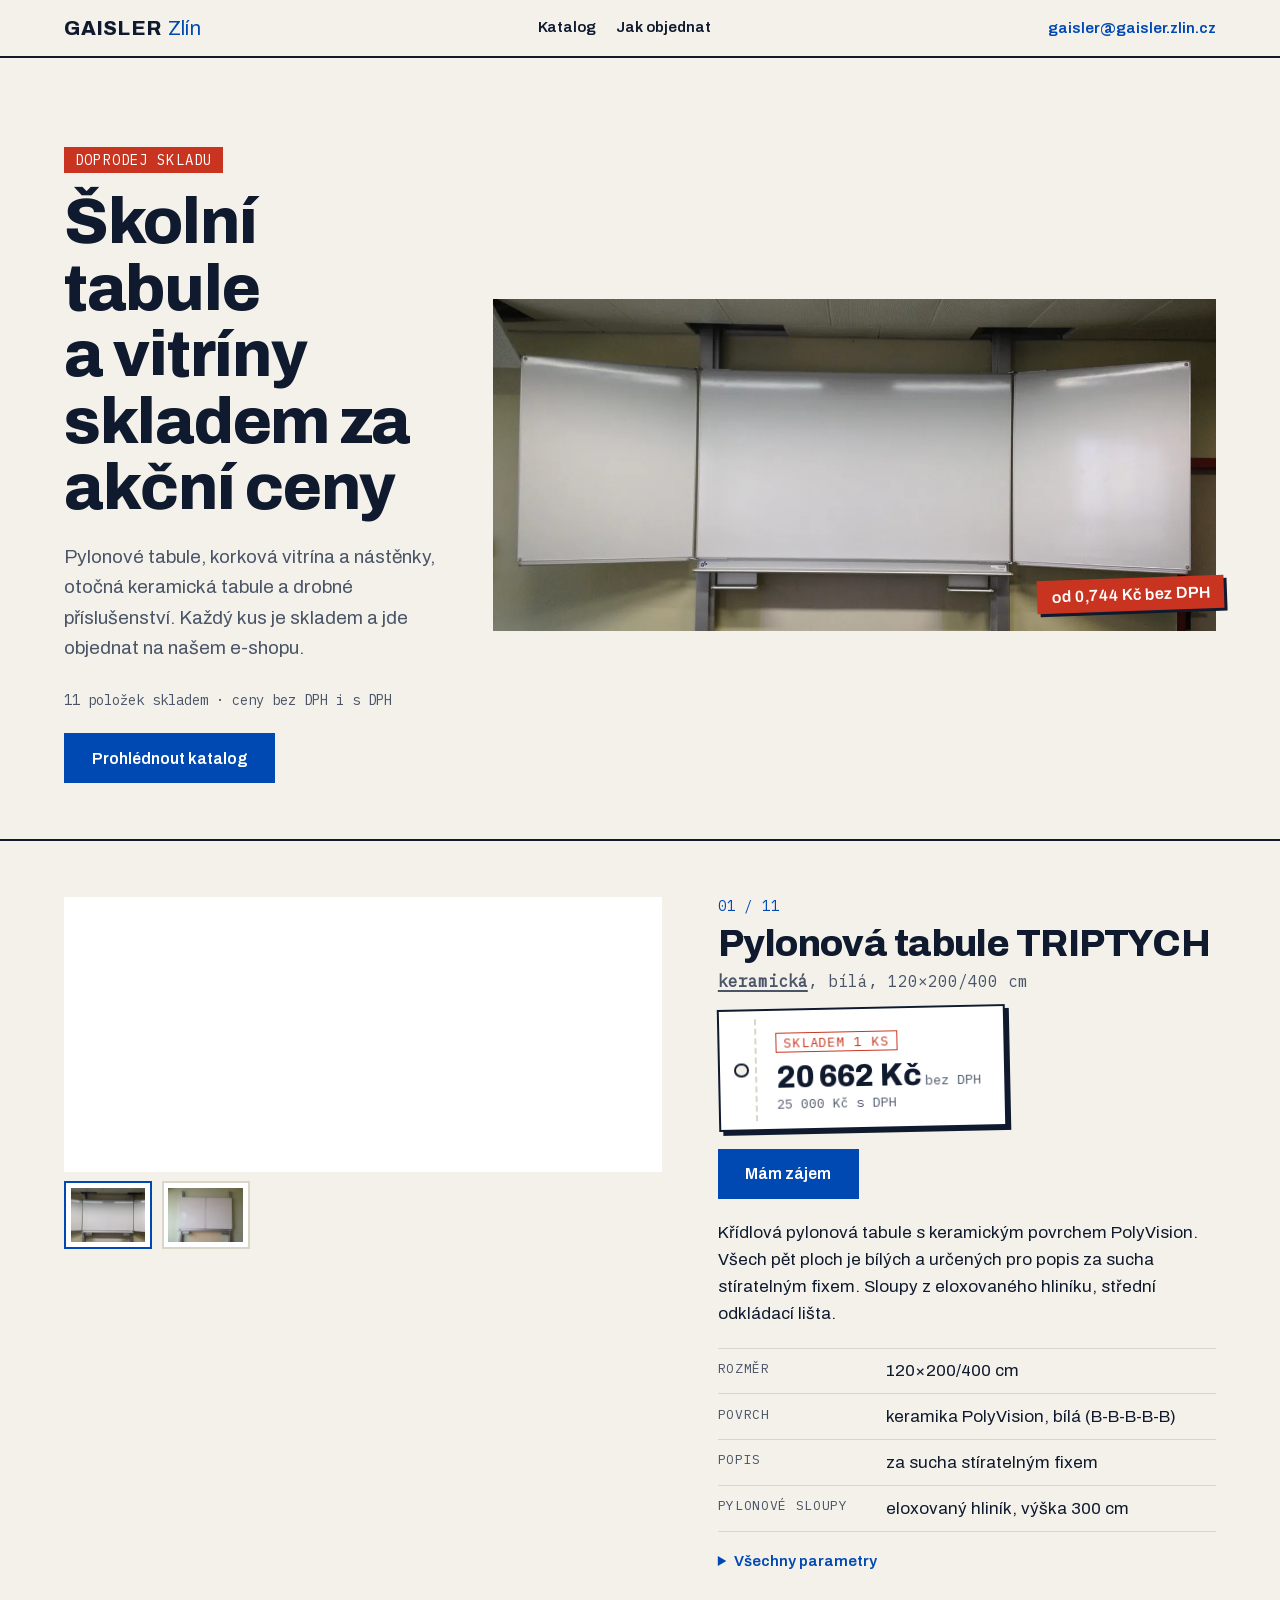
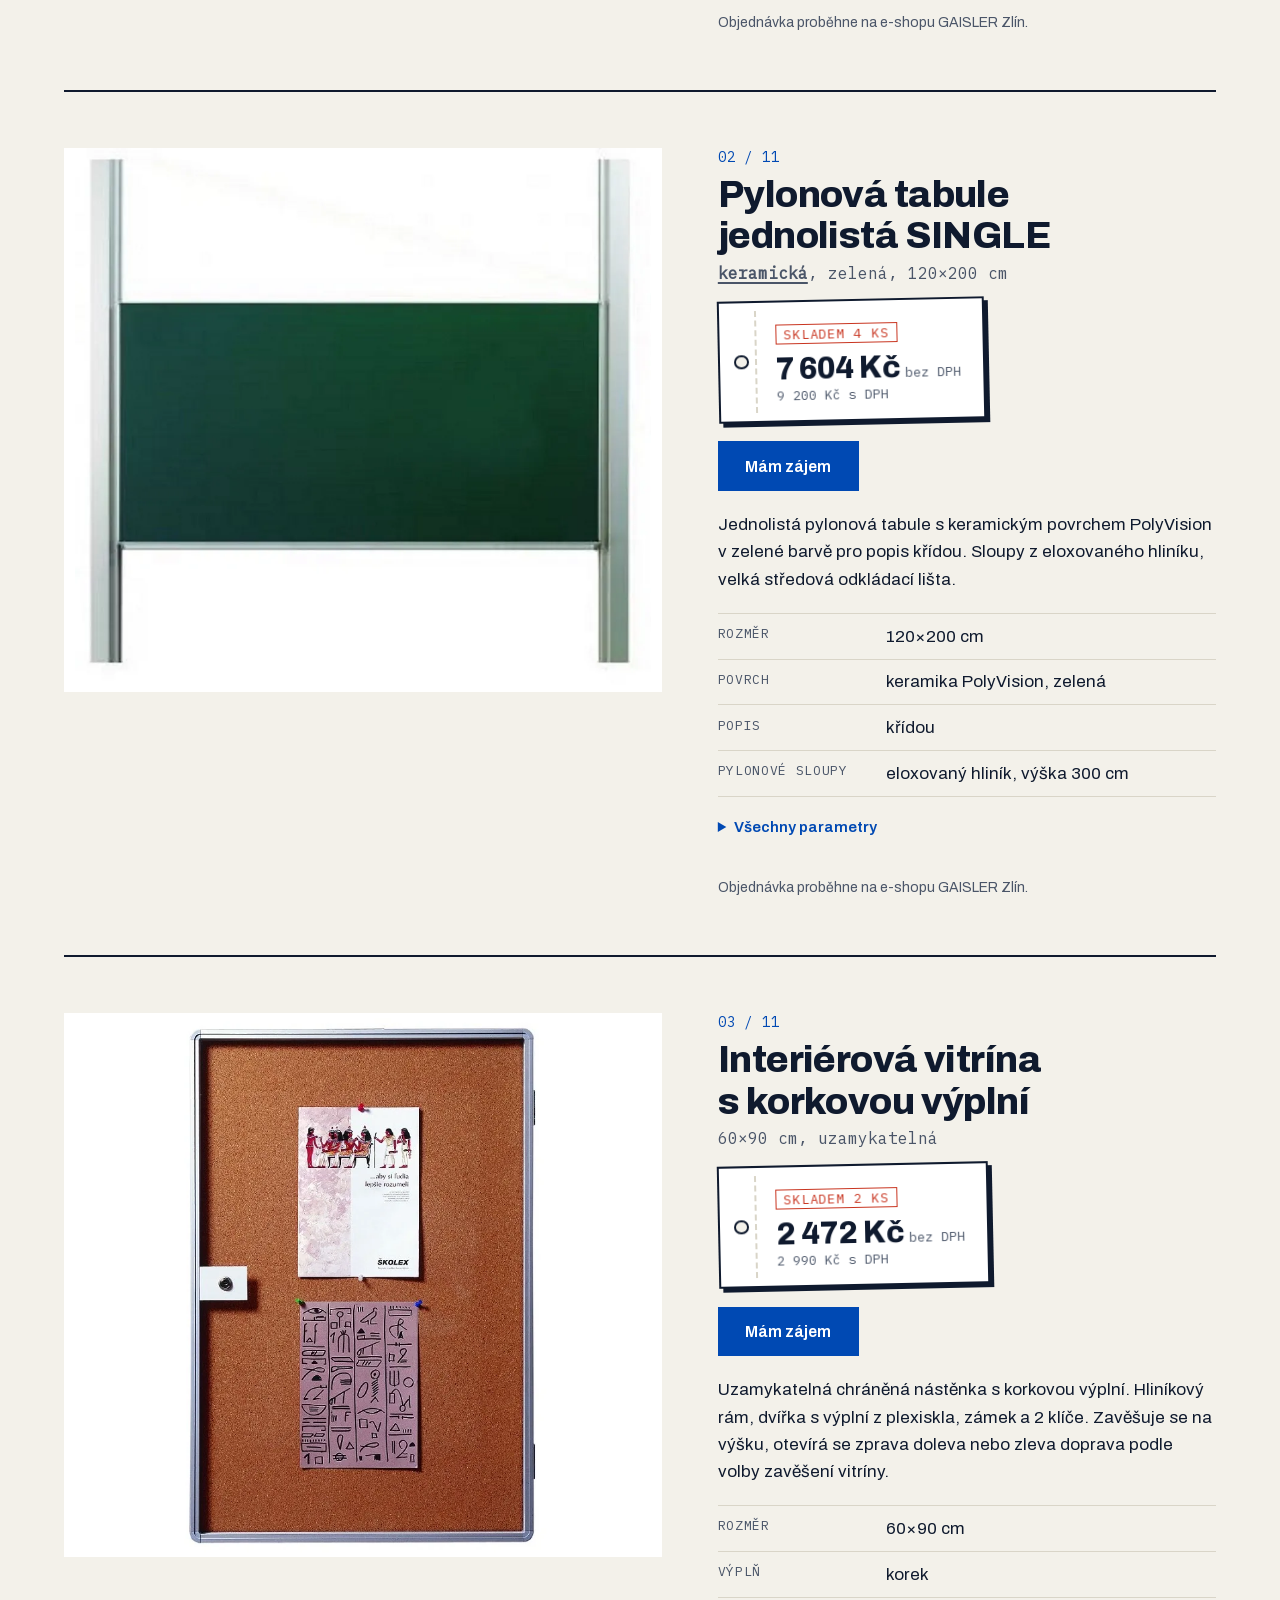
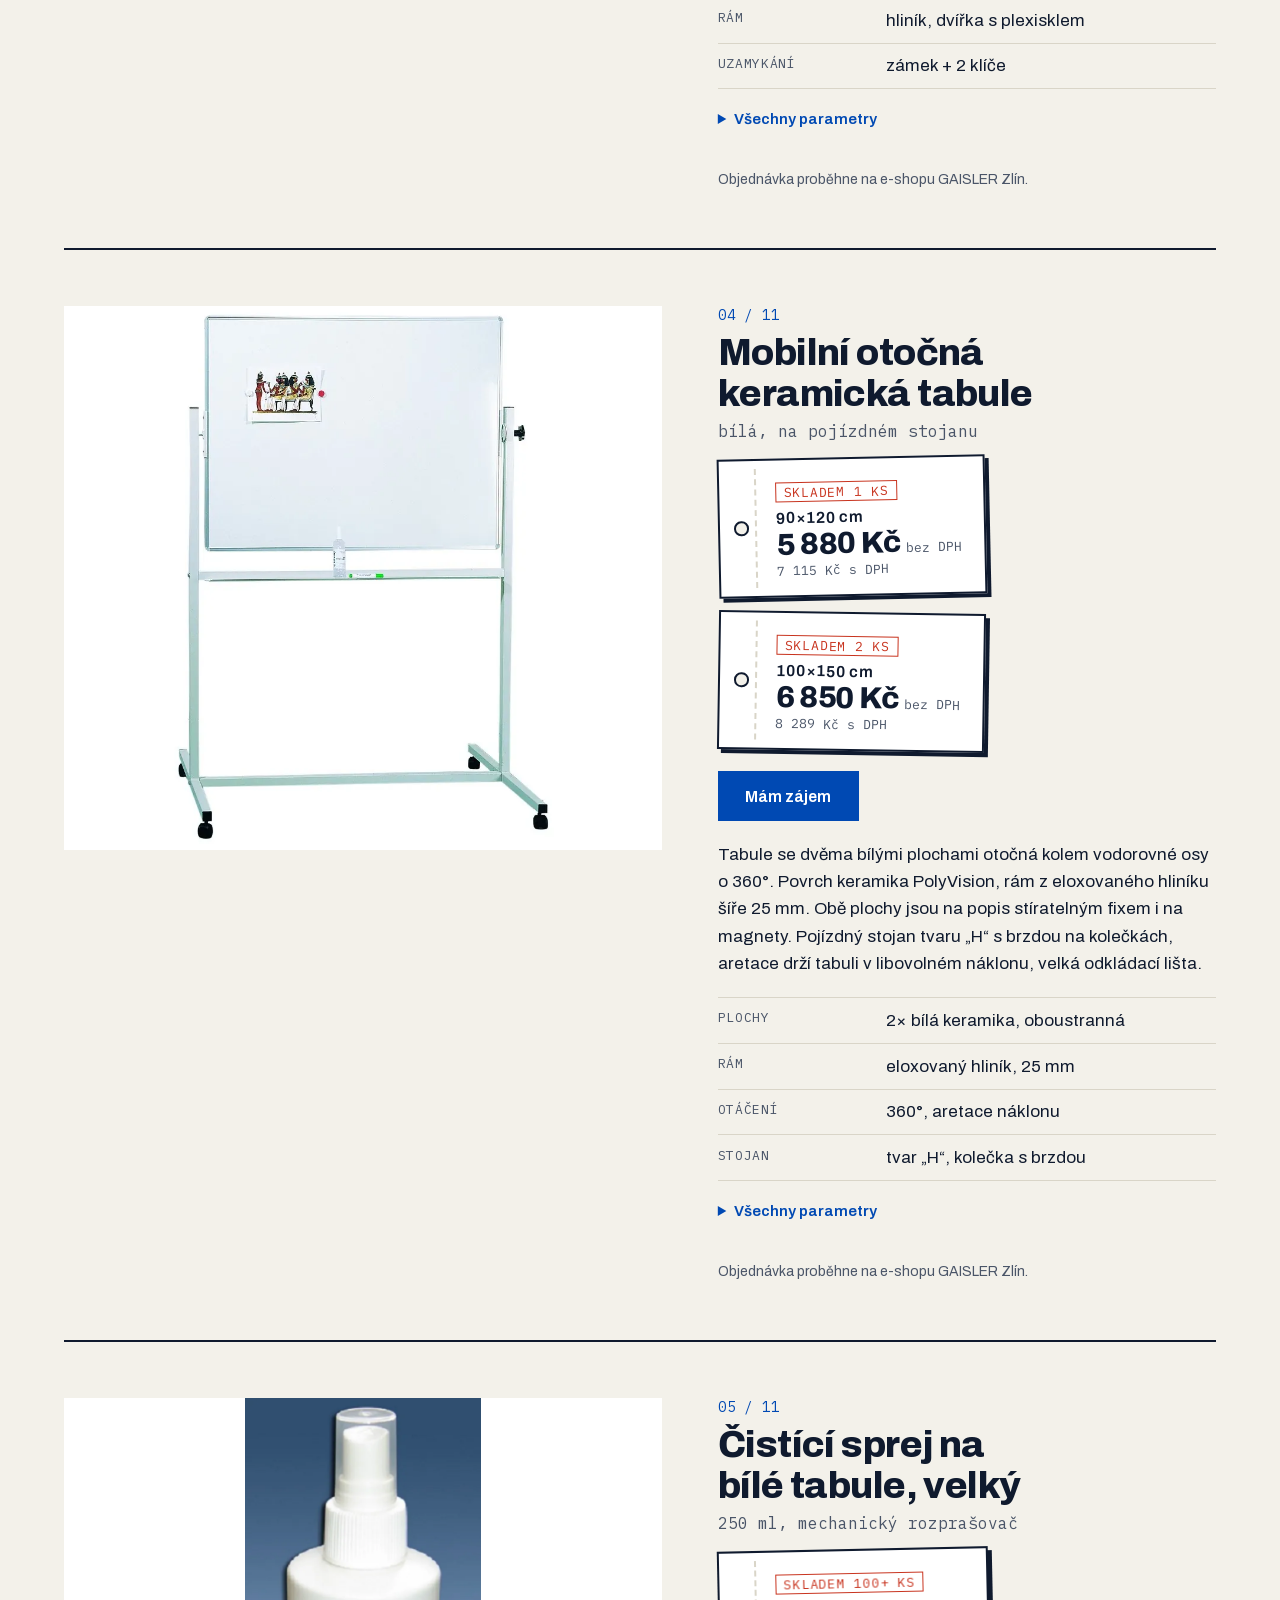
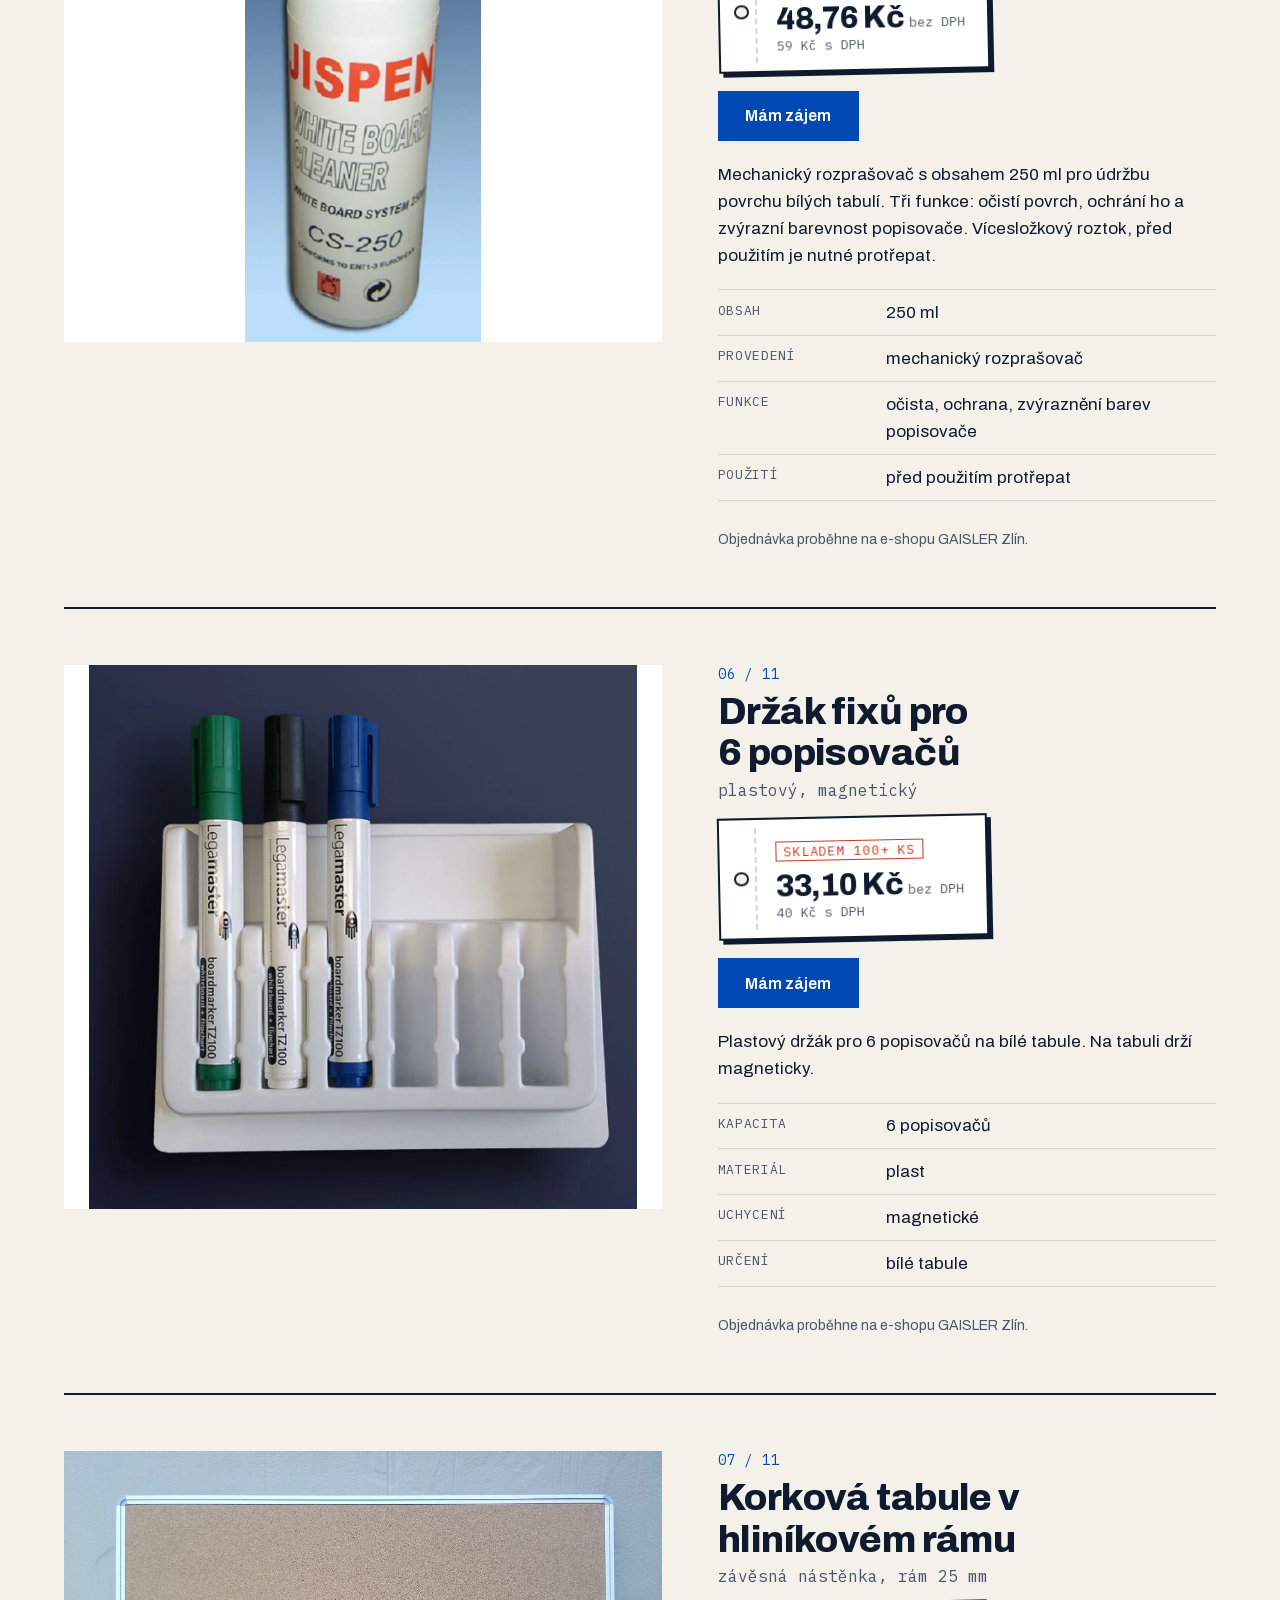
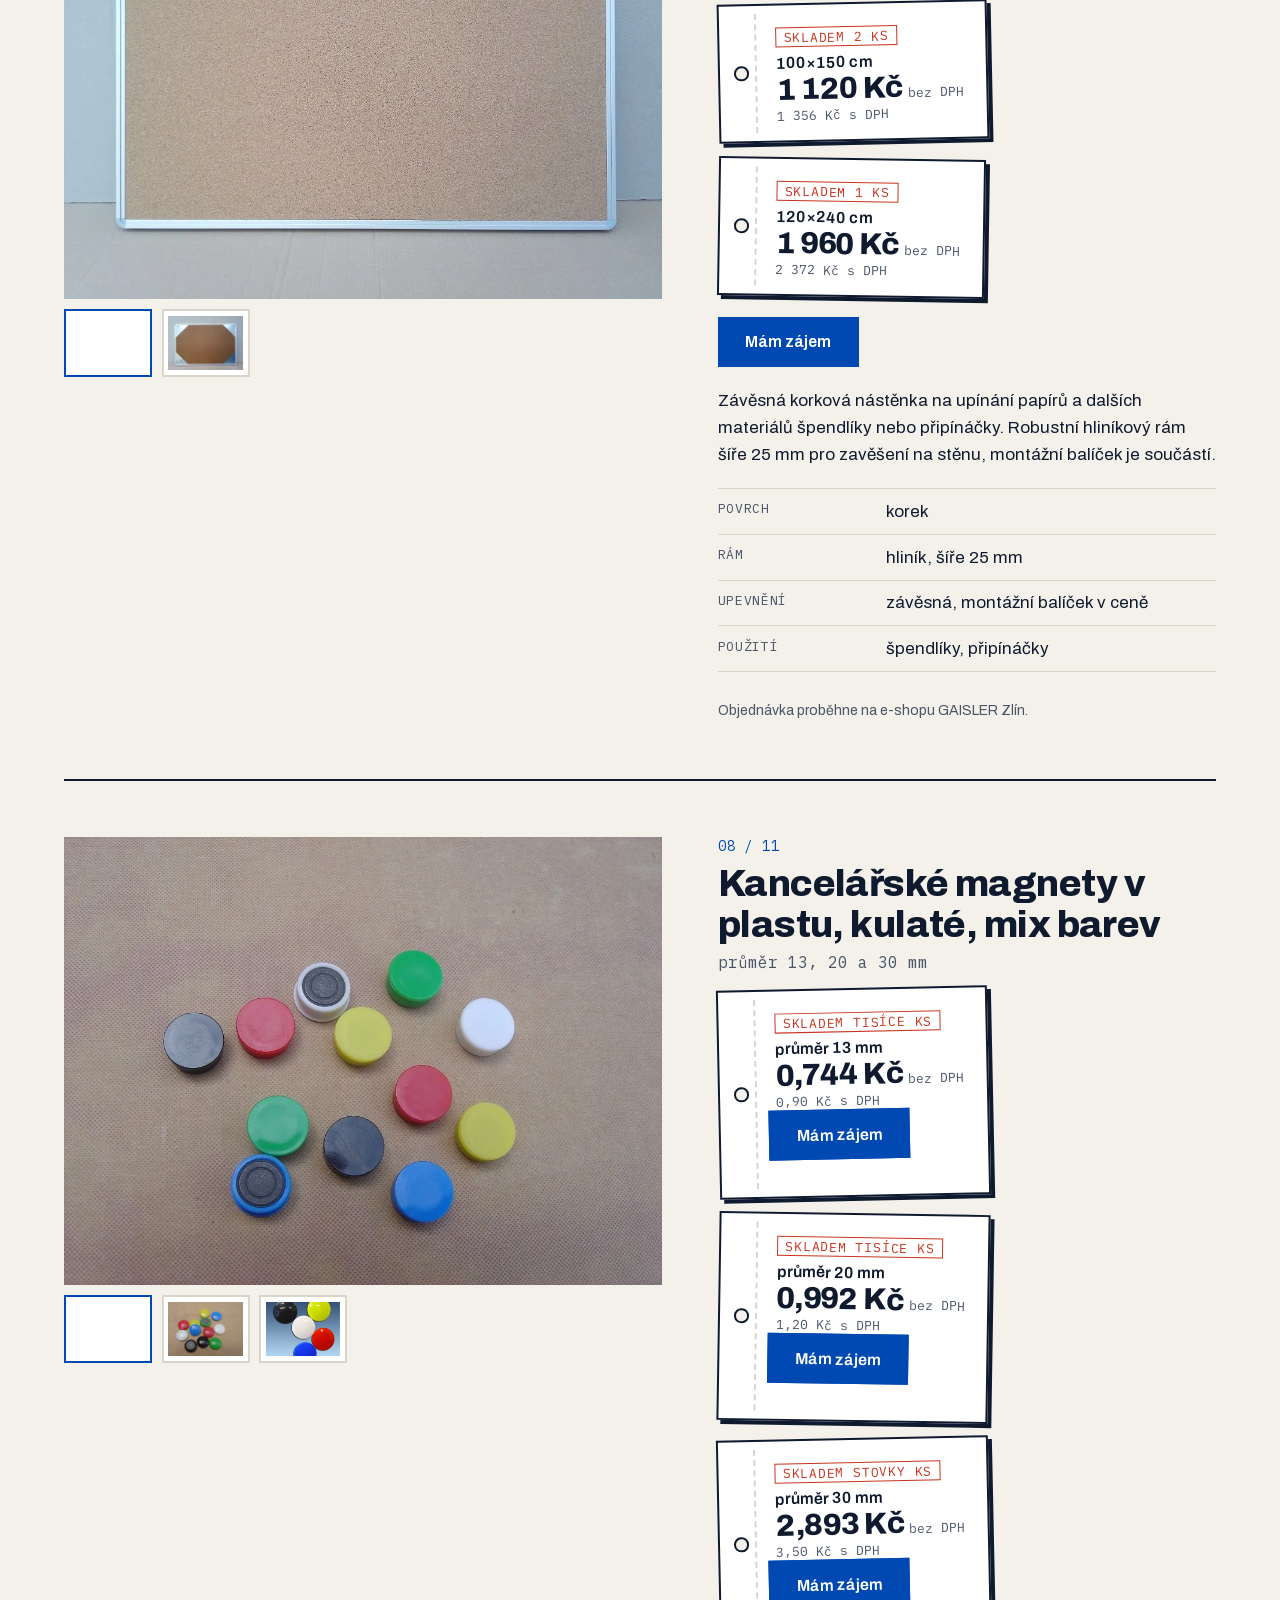
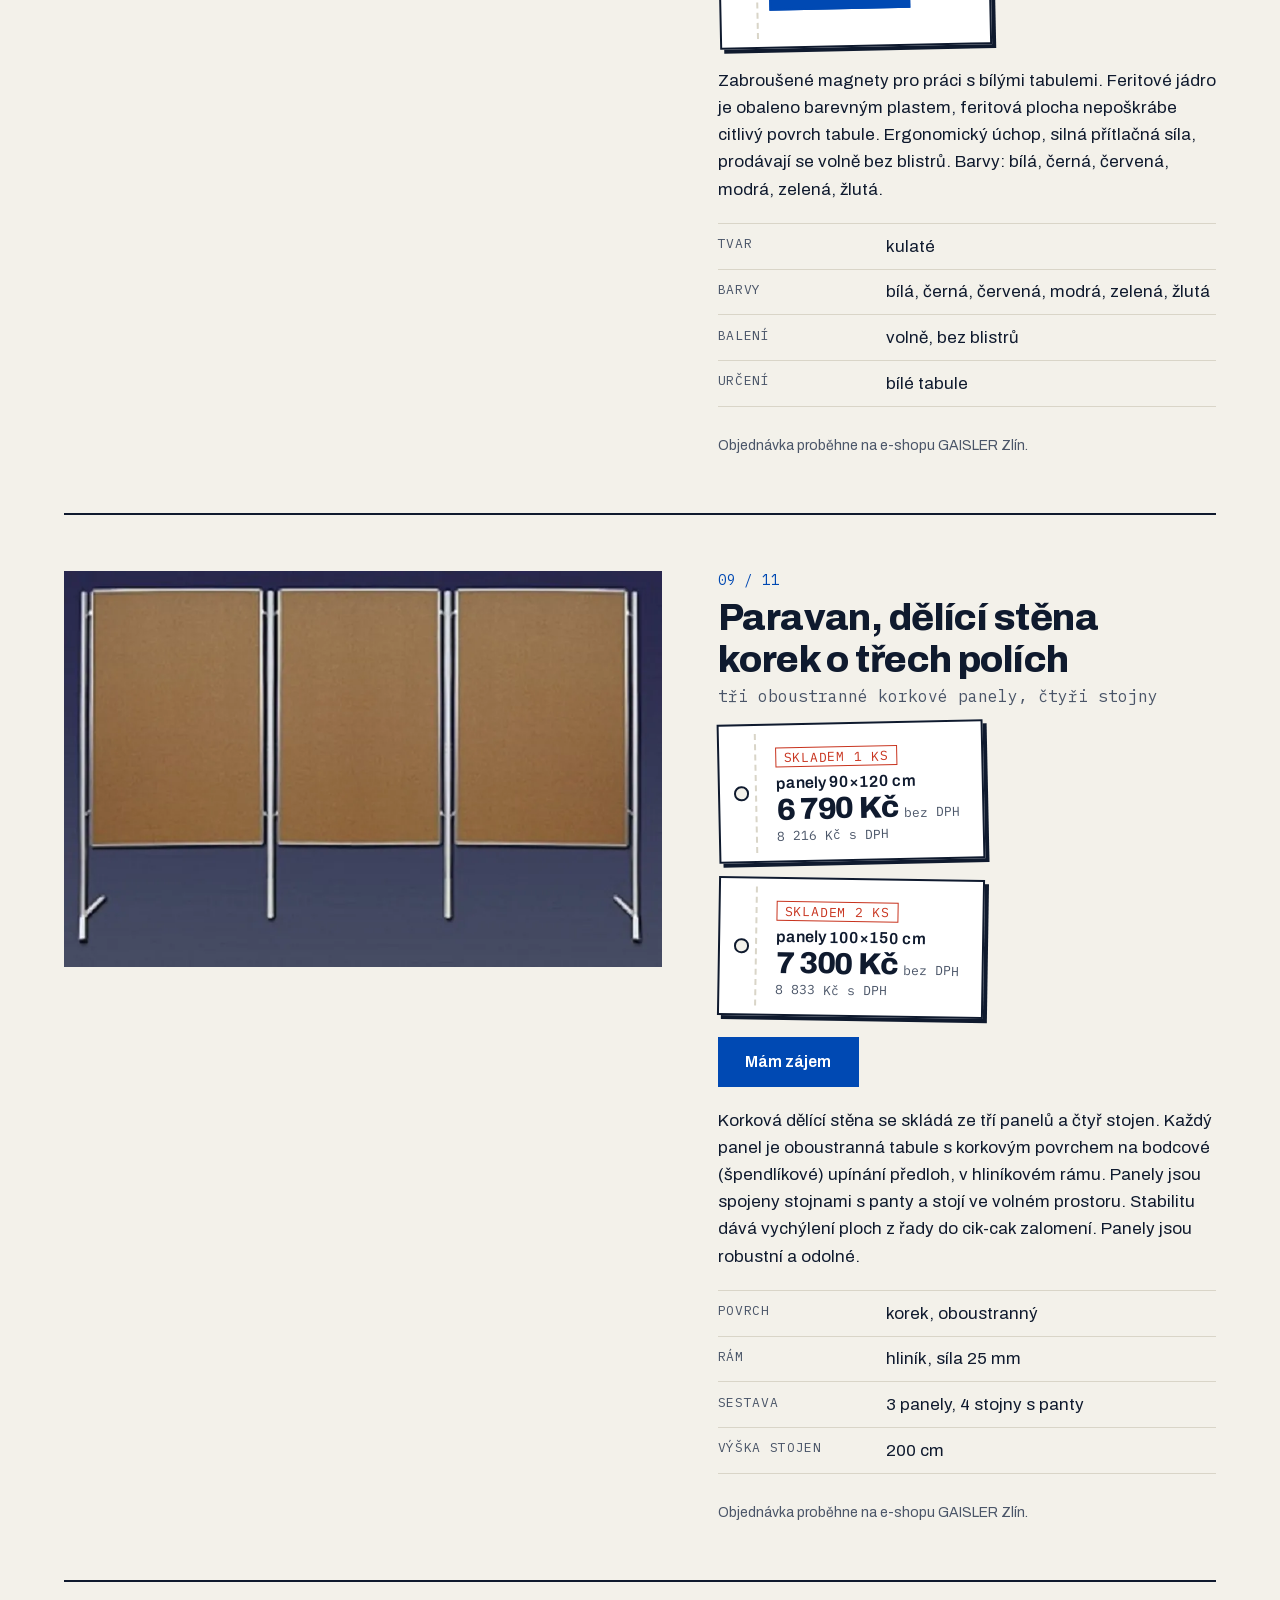
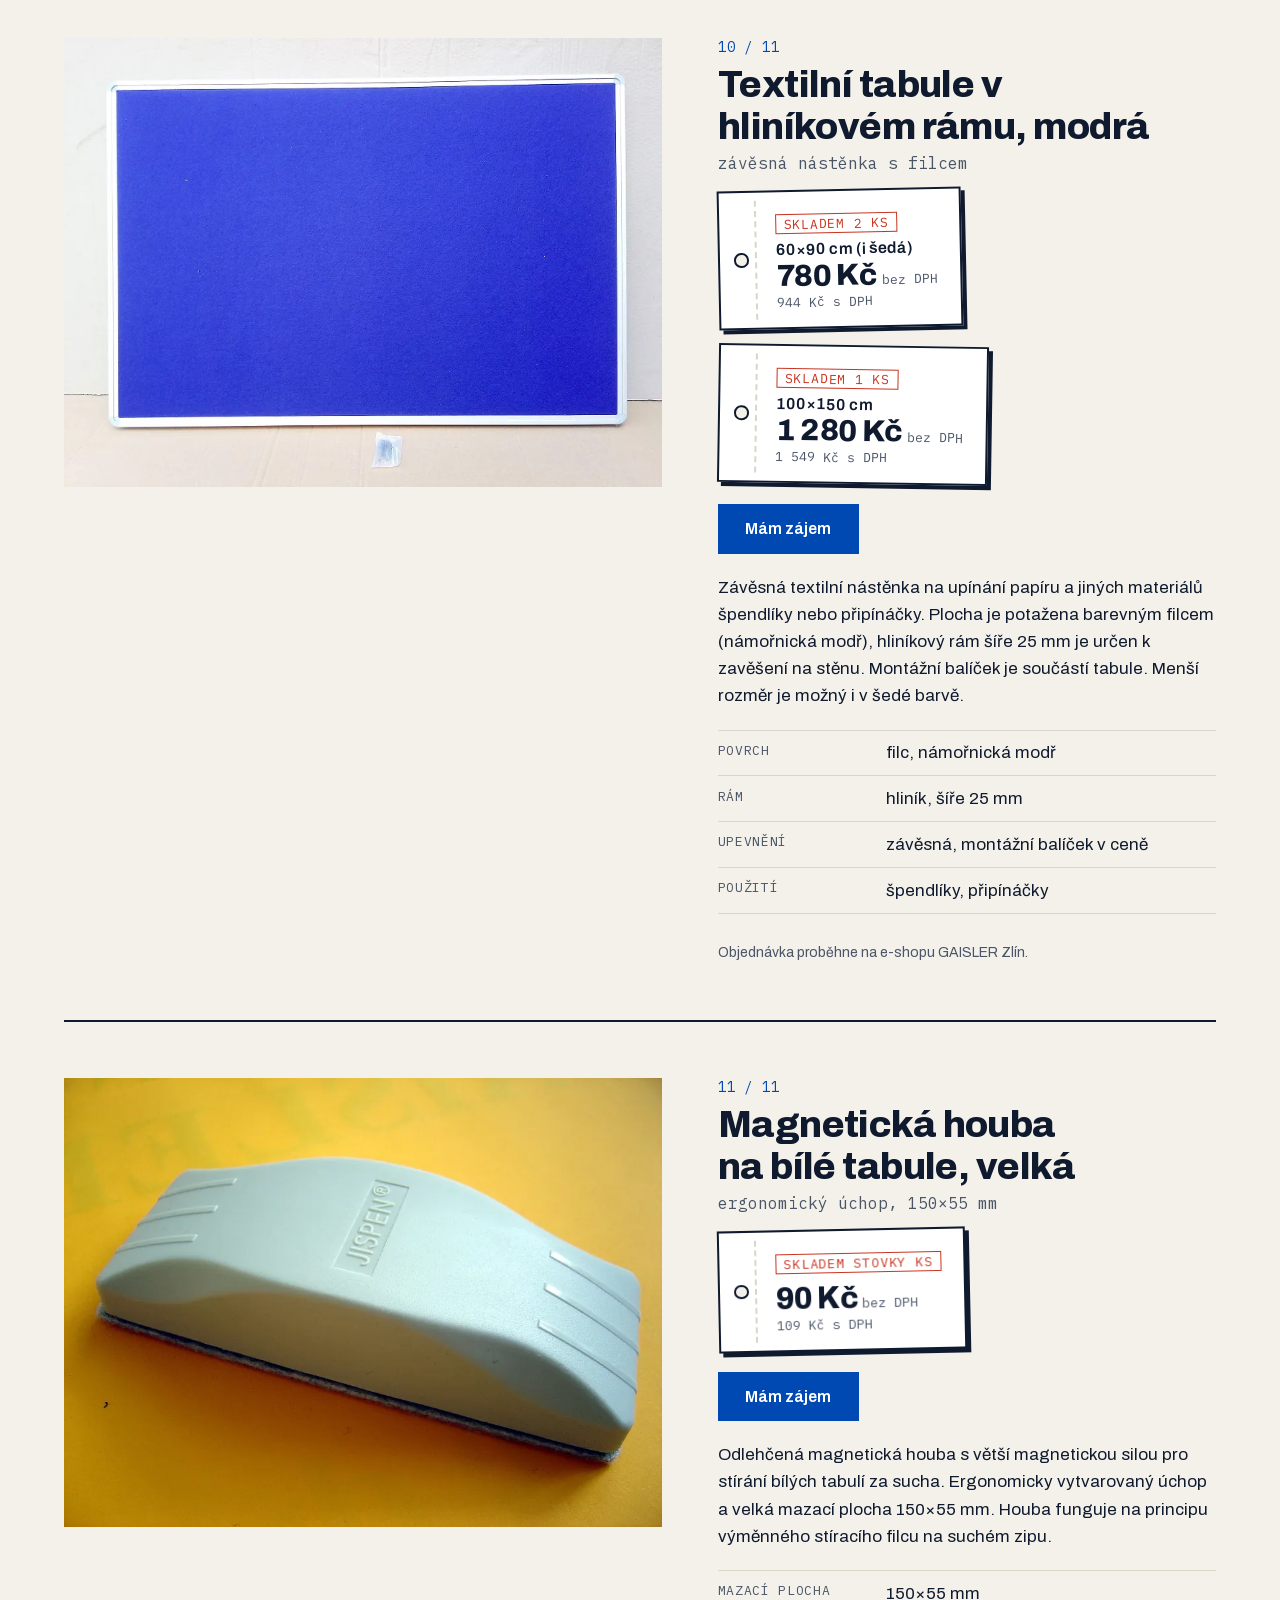
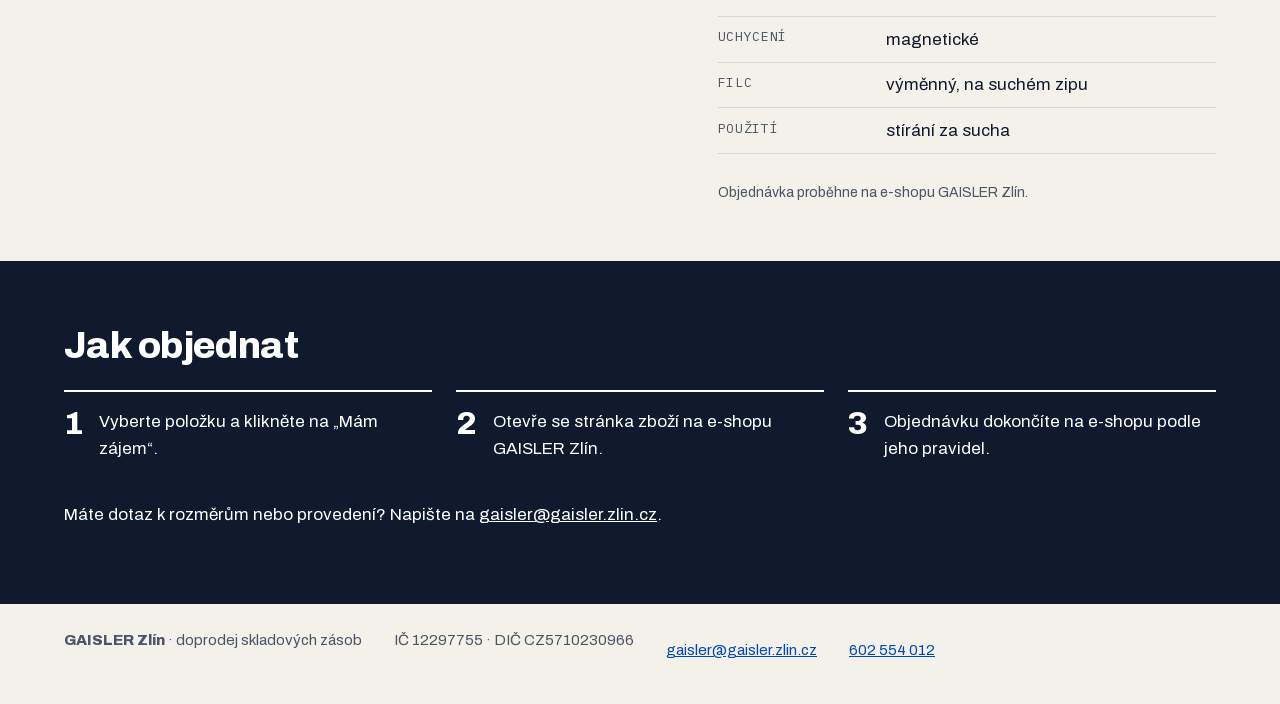
<file: index.html>
<!doctype html>
<html lang="cs">
<head>
<meta charset="utf-8">

<meta name="viewport" content="width=device-width, initial-scale=1">
<title>Doprodej tabulí a vitrín skladem – GAISLER Zlín</title>
<meta name="description" content="Doprodej školních tabulí a vitrín GAISLER Zlín: pylonové tabule, korková vitrína, otočná keramická tabule a příslušenství skladem za akční ceny.">

<meta name="theme-color" content="#f3f1ea">
<link rel="canonical" href="https://katalog.gaisler.zlin.cz/">
<meta property="og:type" content="website">
<meta property="og:locale" content="cs_CZ">
<meta property="og:title" content="Doprodej tabulí a vitrín skladem – GAISLER Zlín">
<meta property="og:description" content="Doprodej školních tabulí a vitrín GAISLER Zlín: pylonové tabule, korková vitrína, otočná keramická tabule a příslušenství skladem za akční ceny.">
<meta property="og:url" content="https://katalog.gaisler.zlin.cz/">
<meta property="og:image" content="https://katalog.gaisler.zlin.cz/og.jpg">
<meta property="og:image:width" content="1200"><meta property="og:image:height" content="630">
<meta name="twitter:card" content="summary_large_image">
<link rel="stylesheet" href="css/style.css?v=5965a75ebd">

<script type="application/ld+json">{"@context": "https://schema.org", "@type": "Organization", "name": "GAISLER Zlín", "url": "https://katalog.gaisler.zlin.cz/", "description": "Doprodej školních tabulí a vitrín GAISLER Zlín: pylonové tabule, korková vitrína, otočná keramická tabule a příslušenství skladem za akční ceny.", "telephone": "602 554 012", "email": "gaisler@gaisler.zlin.cz", "address": {"@type": "PostalAddress", "addressLocality": "Zlín", "addressCountry": "CZ"}, "taxID": "12297755", "image": "https://katalog.gaisler.zlin.cz/og.jpg"}</script>
</head>
<body>
<a class="skip" href="#obsah">Přeskočit na obsah</a>
<header class="hlavicka">
  <div class="wrap">
    <a href="./" class="logo">GAISLER <span>Zlín</span></a>
    <nav aria-label="Hlavní">
      <a href="#katalog">Katalog</a> <a href="#objednat">Jak objednat</a> 
    </nav>
    <a class="kontakt" href="mailto:gaisler@gaisler.zlin.cz">gaisler@gaisler.zlin.cz</a>
  </div>
</header>
<main id="obsah">

<section class="uvod">
  <div class="wrap uvod-mrizka">
    <div>
      <p class="stitek">Doprodej skladu</p>
      <h1>Školní tabule a vitríny skladem za akční ceny</h1>
      <p class="perex">Pylonové tabule, korková vitrína a nástěnky, otočná keramická tabule a drobné příslušenství. Každý kus je skladem a jde objednat na našem e-shopu.</p>
      <p class="souhrn-radek">11 položek skladem · ceny bez DPH i s DPH</p>
      <a class="tlacitko" href="#katalog">Prohlédnout katalog</a>
    </div>
    <div class="uvod-foto"><img src="img/triptych-otevreny-1632.webp" srcset="img/triptych-otevreny-640.webp 640w, img/triptych-otevreny-1280.webp 1280w, img/triptych-otevreny-1632.webp 1632w" sizes="(min-width: 56rem) 34rem, 100vw" width="1632" height="750" alt="Pylonová tabule TRIPTYCH s otevřenými křídly" loading="eager" fetchpriority="high" decoding="async"><p class="razitko-foto">od 0,744 Kč bez DPH</p></div>
  </div>
</section>

<section class="katalog" id="katalog" aria-label="Katalog">
  <div class="wrap">
  
  <article class="polozka" id="triptych">
    <div class="foto" data-galerie>
      <div class="foto-plocha">
        <div class="snimek"><img src="img/triptych-otevreny-1632.webp" srcset="img/triptych-otevreny-640.webp 640w, img/triptych-otevreny-1280.webp 1280w, img/triptych-otevreny-1632.webp 1632w" sizes="(min-width: 62rem) 46rem, 100vw" width="1632" height="750" alt="Pylonová tabule triptych s rozloženými bočními křídly" loading="eager" fetchpriority="high" decoding="async"></div><div class="snimek" hidden><img src="img/triptych-zavreny-1632.webp" srcset="img/triptych-zavreny-640.webp 640w, img/triptych-zavreny-1280.webp 1280w, img/triptych-zavreny-1632.webp 1632w" sizes="(min-width: 62rem) 46rem, 100vw" width="1632" height="1224" alt="Pylonová tabule triptych se zavřenými křídly" loading="lazy" decoding="async"></div>
      </div>
      
      <div class="nahledy" role="group" aria-label="Další fotky">
        <button type="button" class="nahled" aria-label="Fotka 1" aria-pressed="true"><img src="img/triptych-otevreny-1632.webp" srcset="img/triptych-otevreny-640.webp 640w, img/triptych-otevreny-1280.webp 1280w, img/triptych-otevreny-1632.webp 1632w" sizes="6rem" width="1632" height="750" alt="" loading="lazy" decoding="async"></button><button type="button" class="nahled" aria-label="Fotka 2" aria-pressed="false"><img src="img/triptych-zavreny-1632.webp" srcset="img/triptych-zavreny-640.webp 640w, img/triptych-zavreny-1280.webp 1280w, img/triptych-zavreny-1632.webp 1632w" sizes="6rem" width="1632" height="1224" alt="" loading="lazy" decoding="async"></button>
      </div>
      
    </div>
    <div class="udaje">
      <p class="cislo">01 / 11</p>
      <h2>Pylonová tabule TRIPTYCH</h2>
      <p class="podnadpis"><mark class="zv">keramická</mark>, bílá, 120×200/400 cm</p>
      
      <div class="cedulky">
        <div class="cedulka">
          <p class="razitko">skladem 1 ks</p>
          <p class="cena"><strong>20 662 Kč</strong> <span>bez DPH</span></p>
          <p class="bez">25 000 Kč s DPH</p>
        </div>
      </div>
      
      <a class="tlacitko" href="http://www.gaisler.zlin.cz/product/13147.pylonove_tabule_sestavy/" target="_blank" rel="noopener">Mám zájem<span class="sr"> – Pylonová tabule TRIPTYCH, otevře e-shop</span></a>

      <p class="popis">Křídlová pylonová tabule s keramickým povrchem PolyVision. Všech pět ploch je bílých a určených pro popis za sucha stíratelným fixem. Sloupy z eloxovaného hliníku, střední odkládací lišta.</p>
      <dl class="parametry">
        <div><dt>Rozměr</dt><dd>120×200/400 cm</dd></div><div><dt>Povrch</dt><dd>keramika PolyVision, bílá (B-B-B-B-B)</dd></div><div><dt>Popis</dt><dd>za sucha stíratelným fixem</dd></div><div><dt>Pylonové sloupy</dt><dd>eloxovaný hliník, výška 300 cm</dd></div>
      </dl>
      <details class="vice"><summary>Všechny parametry</summary><dl class="parametry">
        <div><dt>Odkládací lišta</dt><dd>středová, hliníková, 200 cm</dd></div>
      </dl></details>
      <p class="poznamka">Objednávka proběhne na e-shopu GAISLER Zlín.</p>
    </div>
  </article>
  
  <article class="polozka" id="single">
    <div class="foto" data-galerie>
      <div class="foto-plocha">
        <div class="snimek"><img src="img/single-zelena-954.webp" srcset="img/single-zelena-640.webp 640w, img/single-zelena-954.webp 954w" sizes="(min-width: 62rem) 46rem, 100vw" width="954" height="900" alt="Pylonová tabule SINGLE se zelenou keramickou plochou" loading="lazy" decoding="async"></div>
      </div>
      
    </div>
    <div class="udaje">
      <p class="cislo">02 / 11</p>
      <h2>Pylonová tabule jednolistá SINGLE</h2>
      <p class="podnadpis"><mark class="zv">keramická</mark>, zelená, 120×200 cm</p>
      
      <div class="cedulky">
        <div class="cedulka">
          <p class="razitko">skladem 4 ks</p>
          <p class="cena"><strong>7 604 Kč</strong> <span>bez DPH</span></p>
          <p class="bez">9 200 Kč s DPH</p>
        </div>
      </div>
      
      <a class="tlacitko" href="http://www.gaisler.zlin.cz/product/13147.pylonove_tabule_sestavy/" target="_blank" rel="noopener">Mám zájem<span class="sr"> – Pylonová tabule jednolistá SINGLE, otevře e-shop</span></a>

      <p class="popis">Jednolistá pylonová tabule s keramickým povrchem PolyVision v zelené barvě pro popis křídou. Sloupy z eloxovaného hliníku, velká středová odkládací lišta.</p>
      <dl class="parametry">
        <div><dt>Rozměr</dt><dd>120×200 cm</dd></div><div><dt>Povrch</dt><dd>keramika PolyVision, zelená</dd></div><div><dt>Popis</dt><dd>křídou</dd></div><div><dt>Pylonové sloupy</dt><dd>eloxovaný hliník, výška 300 cm</dd></div>
      </dl>
      <details class="vice"><summary>Všechny parametry</summary><dl class="parametry">
        <div><dt>Odkládací lišta</dt><dd>středová, hliníková, velká</dd></div>
      </dl></details>
      <p class="poznamka">Objednávka proběhne na e-shopu GAISLER Zlín.</p>
    </div>
  </article>
  
  <article class="polozka" id="vitrina">
    <div class="foto" data-galerie>
      <div class="foto-plocha">
        <div class="snimek"><img src="img/vitrina-korek-556.webp" srcset="img/vitrina-korek-556.webp 556w" sizes="(min-width: 62rem) 46rem, 100vw" width="556" height="811" alt="Uzamykatelná vitrína s korkovou výplní a vyvěšenými papíry" loading="lazy" decoding="async"></div>
      </div>
      
    </div>
    <div class="udaje">
      <p class="cislo">03 / 11</p>
      <h2>Interiérová vitrína s korkovou výplní</h2>
      <p class="podnadpis">60×90 cm, uzamykatelná</p>
      
      <div class="cedulky">
        <div class="cedulka">
          <p class="razitko">skladem 2 ks</p>
          <p class="cena"><strong>2 472 Kč</strong> <span>bez DPH</span></p>
          <p class="bez">2 990 Kč s DPH</p>
        </div>
      </div>
      
      <a class="tlacitko" href="http://www.gaisler.zlin.cz/page/11181.korkova_vitrina_vitriny_interierove_vypln/" target="_blank" rel="noopener">Mám zájem<span class="sr"> – Interiérová vitrína s korkovou výplní, otevře e-shop</span></a>

      <p class="popis">Uzamykatelná chráněná nástěnka s korkovou výplní. Hliníkový rám, dvířka s výplní z plexiskla, zámek a 2 klíče. Zavěšuje se na výšku, otevírá se zprava doleva nebo zleva doprava podle volby zavěšení vitríny.</p>
      <dl class="parametry">
        <div><dt>Rozměr</dt><dd>60×90 cm</dd></div><div><dt>Výplň</dt><dd>korek</dd></div><div><dt>Rám</dt><dd>hliník, dvířka s plexisklem</dd></div><div><dt>Uzamykání</dt><dd>zámek + 2 klíče</dd></div>
      </dl>
      <details class="vice"><summary>Všechny parametry</summary><dl class="parametry">
        <div><dt>Zavěšení</dt><dd>na výšku (portrét)</dd></div><div><dt>Hloubka meziprostoru</dt><dd>20 mm</dd></div>
      </dl></details>
      <p class="poznamka">Objednávka proběhne na e-shopu GAISLER Zlín.</p>
    </div>
  </article>
  
  <article class="polozka" id="otocna">
    <div class="foto" data-galerie>
      <div class="foto-plocha">
        <div class="snimek"><img src="img/otocna-tabule-666.webp" srcset="img/otocna-tabule-640.webp 640w, img/otocna-tabule-666.webp 666w" sizes="(min-width: 62rem) 46rem, 100vw" width="666" height="918" alt="Mobilní otočná bílá tabule na pojízdném stojanu" loading="lazy" decoding="async"></div>
      </div>
      
    </div>
    <div class="udaje">
      <p class="cislo">04 / 11</p>
      <h2>Mobilní otočná keramická tabule</h2>
      <p class="podnadpis">bílá, na pojízdném stojanu</p>
      
      <div class="cedulky">
        
        <div class="cedulka">
          <p class="razitko">skladem 1 ks</p>
          <p class="rozmer">90×120 cm</p>
          <p class="cena"><strong>5 880 Kč</strong> <span>bez DPH</span></p>
          <p class="bez">7 115 Kč s DPH</p>
          
        </div>
        
        <div class="cedulka">
          <p class="razitko">skladem 2 ks</p>
          <p class="rozmer">100×150 cm</p>
          <p class="cena"><strong>6 850 Kč</strong> <span>bez DPH</span></p>
          <p class="bez">8 289 Kč s DPH</p>
          
        </div>
        
      </div>
      
      <a class="tlacitko" href="http://www.gaisler.zlin.cz/product/3043.otocna-tabule-mobilni-pojizdna/" target="_blank" rel="noopener">Mám zájem<span class="sr"> – Mobilní otočná keramická tabule, otevře e-shop</span></a>

      <p class="popis">Tabule se dvěma bílými plochami otočná kolem vodorovné osy o 360°. Povrch keramika PolyVision, rám z eloxovaného hliníku šíře 25 mm. Obě plochy jsou na popis stíratelným fixem i na magnety. Pojízdný stojan tvaru „H“ s brzdou na kolečkách, aretace drží tabuli v libovolném náklonu, velká odkládací lišta.</p>
      <dl class="parametry">
        <div><dt>Plochy</dt><dd>2× bílá keramika, oboustranná</dd></div><div><dt>Rám</dt><dd>eloxovaný hliník, 25 mm</dd></div><div><dt>Otáčení</dt><dd>360°, aretace náklonu</dd></div><div><dt>Stojan</dt><dd>tvar „H“, kolečka s brzdou</dd></div>
      </dl>
      <details class="vice"><summary>Všechny parametry</summary><dl class="parametry">
        <div><dt>Odkládací lišta</dt><dd>velká</dd></div>
      </dl></details>
      <p class="poznamka">Objednávka proběhne na e-shopu GAISLER Zlín.</p>
    </div>
  </article>
  
  <article class="polozka" id="sprej">
    <div class="foto" data-galerie>
      <div class="foto-plocha">
        <div class="snimek"><img src="img/cistici-sprej-562.webp" srcset="img/cistici-sprej-562.webp 562w" sizes="(min-width: 62rem) 46rem, 100vw" width="562" height="1296" alt="Čistící sprej na bílé tabule s rozprašovačem, 250 ml" loading="lazy" decoding="async"></div>
      </div>
      
    </div>
    <div class="udaje">
      <p class="cislo">05 / 11</p>
      <h2>Čistící sprej na bílé tabule, velký</h2>
      <p class="podnadpis">250 ml, mechanický rozprašovač</p>
      
      <div class="cedulky">
        <div class="cedulka">
          <p class="razitko">skladem 100+ ks</p>
          <p class="cena"><strong>48,76 Kč</strong> <span>bez DPH</span></p>
          <p class="bez">59 Kč s DPH</p>
        </div>
      </div>
      
      <a class="tlacitko" href="http://www.gaisler.zlin.cz/product/9642.cistici_sprej_na_bile_tabule/" target="_blank" rel="noopener">Mám zájem<span class="sr"> – Čistící sprej na bílé tabule, velký, otevře e-shop</span></a>

      <p class="popis">Mechanický rozprašovač s obsahem 250 ml pro údržbu povrchu bílých tabulí. Tři funkce: očistí povrch, ochrání ho a zvýrazní barevnost popisovače. Vícesložkový roztok, před použitím je nutné protřepat.</p>
      <dl class="parametry">
        <div><dt>Obsah</dt><dd>250 ml</dd></div><div><dt>Provedení</dt><dd>mechanický rozprašovač</dd></div><div><dt>Funkce</dt><dd>očista, ochrana, zvýraznění barev popisovače</dd></div><div><dt>Použití</dt><dd>před použitím protřepat</dd></div>
      </dl>
      
      <p class="poznamka">Objednávka proběhne na e-shopu GAISLER Zlín.</p>
    </div>
  </article>
  
  <article class="polozka" id="drzak">
    <div class="foto" data-galerie>
      <div class="foto-plocha">
        <div class="snimek"><img src="img/drzak-fixu-1536.webp" srcset="img/drzak-fixu-640.webp 640w, img/drzak-fixu-1280.webp 1280w, img/drzak-fixu-1536.webp 1536w" sizes="(min-width: 62rem) 46rem, 100vw" width="1536" height="1524" alt="Plastový držák na 6 popisovačů se třemi fixy" loading="lazy" decoding="async"></div>
      </div>
      
    </div>
    <div class="udaje">
      <p class="cislo">06 / 11</p>
      <h2>Držák fixů pro 6 popisovačů</h2>
      <p class="podnadpis">plastový, magnetický</p>
      
      <div class="cedulky">
        <div class="cedulka">
          <p class="razitko">skladem 100+ ks</p>
          <p class="cena"><strong>33,10 Kč</strong> <span>bez DPH</span></p>
          <p class="bez">40 Kč s DPH</p>
        </div>
      </div>
      
      <a class="tlacitko" href="http://www.gaisler.zlin.cz/product/13175.drzak_fixu_economy/" target="_blank" rel="noopener">Mám zájem<span class="sr"> – Držák fixů pro 6 popisovačů, otevře e-shop</span></a>

      <p class="popis">Plastový držák pro 6 popisovačů na bílé tabule. Na tabuli drží magneticky.</p>
      <dl class="parametry">
        <div><dt>Kapacita</dt><dd>6 popisovačů</dd></div><div><dt>Materiál</dt><dd>plast</dd></div><div><dt>Uchycení</dt><dd>magnetické</dd></div><div><dt>Určení</dt><dd>bílé tabule</dd></div>
      </dl>
      
      <p class="poznamka">Objednávka proběhne na e-shopu GAISLER Zlín.</p>
    </div>
  </article>
  
  <article class="polozka" id="korek">
    <div class="foto" data-galerie>
      <div class="foto-plocha">
        <div class="snimek"><img src="img/korkova-tabule-1-999.webp" srcset="img/korkova-tabule-1-640.webp 640w, img/korkova-tabule-1-999.webp 999w" sizes="(min-width: 62rem) 46rem, 100vw" width="999" height="749" alt="Korková tabule v hliníkovém rámu" loading="lazy" decoding="async"></div><div class="snimek" hidden><img src="img/korkova-tabule-2-999.webp" srcset="img/korkova-tabule-2-640.webp 640w, img/korkova-tabule-2-999.webp 999w" sizes="(min-width: 62rem) 46rem, 100vw" width="999" height="749" alt="Korková tabule v hliníkovém rámu, druhý pohled" loading="lazy" decoding="async"></div>
      </div>
      
      <div class="nahledy" role="group" aria-label="Další fotky">
        <button type="button" class="nahled" aria-label="Fotka 1" aria-pressed="true"><img src="img/korkova-tabule-1-999.webp" srcset="img/korkova-tabule-1-640.webp 640w, img/korkova-tabule-1-999.webp 999w" sizes="6rem" width="999" height="749" alt="" loading="lazy" decoding="async"></button><button type="button" class="nahled" aria-label="Fotka 2" aria-pressed="false"><img src="img/korkova-tabule-2-999.webp" srcset="img/korkova-tabule-2-640.webp 640w, img/korkova-tabule-2-999.webp 999w" sizes="6rem" width="999" height="749" alt="" loading="lazy" decoding="async"></button>
      </div>
      
    </div>
    <div class="udaje">
      <p class="cislo">07 / 11</p>
      <h2>Korková tabule v hliníkovém rámu</h2>
      <p class="podnadpis">závěsná nástěnka, rám 25 mm</p>
      
      <div class="cedulky">
        
        <div class="cedulka">
          <p class="razitko">skladem 2 ks</p>
          <p class="rozmer">100×150 cm</p>
          <p class="cena"><strong>1 120 Kč</strong> <span>bez DPH</span></p>
          <p class="bez">1 356 Kč s DPH</p>
          
        </div>
        
        <div class="cedulka">
          <p class="razitko">skladem 1 ks</p>
          <p class="rozmer">120×240 cm</p>
          <p class="cena"><strong>1 960 Kč</strong> <span>bez DPH</span></p>
          <p class="bez">2 372 Kč s DPH</p>
          
        </div>
        
      </div>
      
      <a class="tlacitko" href="http://www.gaisler.zlin.cz/product/3108.korkova-tabule-hlinikovy-ram-nastenka/" target="_blank" rel="noopener">Mám zájem<span class="sr"> – Korková tabule v hliníkovém rámu, otevře e-shop</span></a>

      <p class="popis">Závěsná korková nástěnka na upínání papírů a dalších materiálů špendlíky nebo připínáčky. Robustní hliníkový rám šíře 25 mm pro zavěšení na stěnu, montážní balíček je součástí.</p>
      <dl class="parametry">
        <div><dt>Povrch</dt><dd>korek</dd></div><div><dt>Rám</dt><dd>hliník, šíře 25 mm</dd></div><div><dt>Upevnění</dt><dd>závěsná, montážní balíček v ceně</dd></div><div><dt>Použití</dt><dd>špendlíky, připínáčky</dd></div>
      </dl>
      
      <p class="poznamka">Objednávka proběhne na e-shopu GAISLER Zlín.</p>
    </div>
  </article>
  
  <article class="polozka" id="magnety">
    <div class="foto" data-galerie>
      <div class="foto-plocha">
        <div class="snimek"><img src="img/magnety-13-1037.webp" srcset="img/magnety-13-640.webp 640w, img/magnety-13-1037.webp 1037w" sizes="(min-width: 62rem) 46rem, 100vw" width="1037" height="778" alt="Kulaté plastové magnety v mixu barev, průměr 13 mm" loading="lazy" decoding="async"></div><div class="snimek" hidden><img src="img/magnety-20-1037.webp" srcset="img/magnety-20-640.webp 640w, img/magnety-20-1037.webp 1037w" sizes="(min-width: 62rem) 46rem, 100vw" width="1037" height="778" alt="Kulaté plastové magnety v mixu barev, průměr 20 mm" loading="lazy" decoding="async"></div><div class="snimek" hidden><img src="img/magnety-30-573.webp" srcset="img/magnety-30-573.webp 573w" sizes="(min-width: 62rem) 46rem, 100vw" width="573" height="565" alt="Kulaté plastové magnety v mixu barev, průměr 30 mm" loading="lazy" decoding="async"></div>
      </div>
      
      <div class="nahledy" role="group" aria-label="Další fotky">
        <button type="button" class="nahled" aria-label="Fotka 1" aria-pressed="true"><img src="img/magnety-13-1037.webp" srcset="img/magnety-13-640.webp 640w, img/magnety-13-1037.webp 1037w" sizes="6rem" width="1037" height="778" alt="" loading="lazy" decoding="async"></button><button type="button" class="nahled" aria-label="Fotka 2" aria-pressed="false"><img src="img/magnety-20-1037.webp" srcset="img/magnety-20-640.webp 640w, img/magnety-20-1037.webp 1037w" sizes="6rem" width="1037" height="778" alt="" loading="lazy" decoding="async"></button><button type="button" class="nahled" aria-label="Fotka 3" aria-pressed="false"><img src="img/magnety-30-573.webp" srcset="img/magnety-30-573.webp 573w" sizes="6rem" width="573" height="565" alt="" loading="lazy" decoding="async"></button>
      </div>
      
    </div>
    <div class="udaje">
      <p class="cislo">08 / 11</p>
      <h2>Kancelářské magnety v plastu, kulaté, mix barev</h2>
      <p class="podnadpis">průměr 13, 20 a 30 mm</p>
      
      <div class="cedulky">
        
        <div class="cedulka">
          <p class="razitko">skladem tisíce ks</p>
          <p class="rozmer">průměr 13 mm</p>
          <p class="cena"><strong>0,744 Kč</strong> <span>bez DPH</span></p>
          <p class="bez">0,90 Kč s DPH</p>
          <a class="tlacitko" href="http://www.gaisler.zlin.cz/product/14050.kancelarske-magnety-v-plastu-13mm-15mm/" target="_blank" rel="noopener">Mám zájem<span class="sr"> – Kancelářské magnety v plastu, kulaté, mix barev, průměr 13 mm, otevře e-shop</span></a>
        </div>
        
        <div class="cedulka">
          <p class="razitko">skladem tisíce ks</p>
          <p class="rozmer">průměr 20 mm</p>
          <p class="cena"><strong>0,992 Kč</strong> <span>bez DPH</span></p>
          <p class="bez">1,20 Kč s DPH</p>
          <a class="tlacitko" href="http://www.gaisler.zlin.cz/product/14052.kancelarske-magnety-v-plastu-20mm-25mm/" target="_blank" rel="noopener">Mám zájem<span class="sr"> – Kancelářské magnety v plastu, kulaté, mix barev, průměr 20 mm, otevře e-shop</span></a>
        </div>
        
        <div class="cedulka">
          <p class="razitko">skladem stovky ks</p>
          <p class="rozmer">průměr 30 mm</p>
          <p class="cena"><strong>2,893 Kč</strong> <span>bez DPH</span></p>
          <p class="bez">3,50 Kč s DPH</p>
          <a class="tlacitko" href="http://www.gaisler.zlin.cz/product/3102.kancelarske-magnety-v-plastu-30mm/" target="_blank" rel="noopener">Mám zájem<span class="sr"> – Kancelářské magnety v plastu, kulaté, mix barev, průměr 30 mm, otevře e-shop</span></a>
        </div>
        
      </div>
      
      

      <p class="popis">Zabroušené magnety pro práci s bílými tabulemi. Feritové jádro je obaleno barevným plastem, feritová plocha nepoškrábe citlivý povrch tabule. Ergonomický úchop, silná přítlačná síla, prodávají se volně bez blistrů. Barvy: bílá, černá, červená, modrá, zelená, žlutá.</p>
      <dl class="parametry">
        <div><dt>Tvar</dt><dd>kulaté</dd></div><div><dt>Barvy</dt><dd>bílá, černá, červená, modrá, zelená, žlutá</dd></div><div><dt>Balení</dt><dd>volně, bez blistrů</dd></div><div><dt>Určení</dt><dd>bílé tabule</dd></div>
      </dl>
      
      <p class="poznamka">Objednávka proběhne na e-shopu GAISLER Zlín.</p>
    </div>
  </article>
  
  <article class="polozka" id="paravan">
    <div class="foto" data-galerie>
      <div class="foto-plocha">
        <div class="snimek"><img src="img/paravan-korek-886.webp" srcset="img/paravan-korek-640.webp 640w, img/paravan-korek-886.webp 886w" sizes="(min-width: 62rem) 46rem, 100vw" width="886" height="586" alt="Korková dělící stěna paravan o třech polích" loading="lazy" decoding="async"></div>
      </div>
      
    </div>
    <div class="udaje">
      <p class="cislo">09 / 11</p>
      <h2>Paravan, dělící stěna korek o třech polích</h2>
      <p class="podnadpis">tři oboustranné korkové panely, čtyři stojny</p>
      
      <div class="cedulky">
        
        <div class="cedulka">
          <p class="razitko">skladem 1 ks</p>
          <p class="rozmer">panely 90×120 cm</p>
          <p class="cena"><strong>6 790 Kč</strong> <span>bez DPH</span></p>
          <p class="bez">8 216 Kč s DPH</p>
          
        </div>
        
        <div class="cedulka">
          <p class="razitko">skladem 2 ks</p>
          <p class="rozmer">panely 100×150 cm</p>
          <p class="cena"><strong>7 300 Kč</strong> <span>bez DPH</span></p>
          <p class="bez">8 833 Kč s DPH</p>
          
        </div>
        
      </div>
      
      <a class="tlacitko" href="http://www.gaisler.zlin.cz/product/3129.korkovy-panel-delici-stena-nastenka-paravan/" target="_blank" rel="noopener">Mám zájem<span class="sr"> – Paravan, dělící stěna korek o třech polích, otevře e-shop</span></a>

      <p class="popis">Korková dělící stěna se skládá ze tří panelů a čtyř stojen. Každý panel je oboustranná tabule s korkovým povrchem na bodcové (špendlíkové) upínání předloh, v hliníkovém rámu. Panely jsou spojeny stojnami s panty a stojí ve volném prostoru. Stabilitu dává vychýlení ploch z řady do cik-cak zalomení. Panely jsou robustní a odolné.</p>
      <dl class="parametry">
        <div><dt>Povrch</dt><dd>korek, oboustranný</dd></div><div><dt>Rám</dt><dd>hliník, síla 25 mm</dd></div><div><dt>Sestava</dt><dd>3 panely, 4 stojny s panty</dd></div><div><dt>Výška stojen</dt><dd>200 cm</dd></div>
      </dl>
      
      <p class="poznamka">Objednávka proběhne na e-shopu GAISLER Zlín.</p>
    </div>
  </article>
  
  <article class="polozka" id="textilni">
    <div class="foto" data-galerie>
      <div class="foto-plocha">
        <div class="snimek"><img src="img/textilni-tabule-modra-832.webp" srcset="img/textilni-tabule-modra-640.webp 640w, img/textilni-tabule-modra-832.webp 832w" sizes="(min-width: 62rem) 46rem, 100vw" width="832" height="624" alt="Textilní tabule v hliníkovém rámu, modrý filc" loading="lazy" decoding="async"></div>
      </div>
      
    </div>
    <div class="udaje">
      <p class="cislo">10 / 11</p>
      <h2>Textilní tabule v hliníkovém rámu, modrá</h2>
      <p class="podnadpis">závěsná nástěnka s filcem</p>
      
      <div class="cedulky">
        
        <div class="cedulka">
          <p class="razitko">skladem 2 ks</p>
          <p class="rozmer">60×90 cm (i šedá)</p>
          <p class="cena"><strong>780 Kč</strong> <span>bez DPH</span></p>
          <p class="bez">944 Kč s DPH</p>
          
        </div>
        
        <div class="cedulka">
          <p class="razitko">skladem 1 ks</p>
          <p class="rozmer">100×150 cm</p>
          <p class="cena"><strong>1 280 Kč</strong> <span>bez DPH</span></p>
          <p class="bez">1 549 Kč s DPH</p>
          
        </div>
        
      </div>
      
      <a class="tlacitko" href="http://www.gaisler.zlin.cz/product/1893.textilni-tabule-hlinikovy-ram-nastenka/" target="_blank" rel="noopener">Mám zájem<span class="sr"> – Textilní tabule v hliníkovém rámu, modrá, otevře e-shop</span></a>

      <p class="popis">Závěsná textilní nástěnka na upínání papíru a jiných materiálů špendlíky nebo připínáčky. Plocha je potažena barevným filcem (námořnická modř), hliníkový rám šíře 25 mm je určen k zavěšení na stěnu. Montážní balíček je součástí tabule. Menší rozměr je možný i v šedé barvě.</p>
      <dl class="parametry">
        <div><dt>Povrch</dt><dd>filc, námořnická modř</dd></div><div><dt>Rám</dt><dd>hliník, šíře 25 mm</dd></div><div><dt>Upevnění</dt><dd>závěsná, montážní balíček v ceně</dd></div><div><dt>Použití</dt><dd>špendlíky, připínáčky</dd></div>
      </dl>
      
      <p class="poznamka">Objednávka proběhne na e-shopu GAISLER Zlín.</p>
    </div>
  </article>
  
  <article class="polozka" id="houba">
    <div class="foto" data-galerie>
      <div class="foto-plocha">
        <div class="snimek"><img src="img/houba-ergo-908.webp" srcset="img/houba-ergo-640.webp 640w, img/houba-ergo-908.webp 908w" sizes="(min-width: 62rem) 46rem, 100vw" width="908" height="681" alt="Velká ergonomická magnetická houba na bílé tabule" loading="lazy" decoding="async"></div>
      </div>
      
    </div>
    <div class="udaje">
      <p class="cislo">11 / 11</p>
      <h2>Magnetická houba na bílé tabule, velká</h2>
      <p class="podnadpis">ergonomický úchop, 150×55 mm</p>
      
      <div class="cedulky">
        <div class="cedulka">
          <p class="razitko">skladem stovky ks</p>
          <p class="cena"><strong>90 Kč</strong> <span>bez DPH</span></p>
          <p class="bez">109 Kč s DPH</p>
        </div>
      </div>
      
      <a class="tlacitko" href="http://www.gaisler.zlin.cz/product/9000.ergo-ergonomicka-houba-magneticka-houba-mazani-stirani-bile-tabule/" target="_blank" rel="noopener">Mám zájem<span class="sr"> – Magnetická houba na bílé tabule, velká, otevře e-shop</span></a>

      <p class="popis">Odlehčená magnetická houba s větší magnetickou silou pro stírání bílých tabulí za sucha. Ergonomicky vytvarovaný úchop a velká mazací plocha 150×55 mm. Houba funguje na principu výměnného stíracího filcu na suchém zipu.</p>
      <dl class="parametry">
        <div><dt>Mazací plocha</dt><dd>150×55 mm</dd></div><div><dt>Uchycení</dt><dd>magnetické</dd></div><div><dt>Filc</dt><dd>výměnný, na suchém zipu</dd></div><div><dt>Použití</dt><dd>stírání za sucha</dd></div>
      </dl>
      
      <p class="poznamka">Objednávka proběhne na e-shopu GAISLER Zlín.</p>
    </div>
  </article>
  
  </div>
</section>

<section class="objednat" id="objednat">
  <div class="wrap">
    <h2>Jak objednat</h2>
    <ol class="kroky">
      <li><span>1</span><p>Vyberte položku a klikněte na „Mám zájem“.</p></li>
      <li><span>2</span><p>Otevře se stránka zboží na e-shopu GAISLER Zlín.</p></li>
      <li><span>3</span><p>Objednávku dokončíte na e-shopu podle jeho pravidel.</p></li>
    </ol>
    <p class="doplneni">Máte dotaz k rozměrům nebo provedení? Napište na <a href="mailto:gaisler@gaisler.zlin.cz">gaisler@gaisler.zlin.cz</a>.</p>
  </div>
</section>

</main>
<footer class="paticka">
  <div class="wrap">
    <p><strong>GAISLER Zlín</strong> · doprodej skladových zásob</p>
    <p>IČ 12297755 · DIČ CZ5710230966</p>
    <p><a href="mailto:gaisler@gaisler.zlin.cz">gaisler@gaisler.zlin.cz</a></p>
    <p><a href="tel:602554012">602 554 012</a></p>
  </div>
</footer>
<script src="js/main.js?v=e3e989c49d" defer></script>
</body>
</html>
</file>
<file: css/style.css>
@font-face{font-family:'Archivo';font-style:normal;font-weight:400;font-display:swap;src:url('../fonts/archivo-400-latin-ext.woff2') format('woff2');unicode-range:U+0100-02BA, U+02BD-02C5, U+02C7-02CC, U+02CE-02D7, U+02DD-02FF, U+0304, U+0308, U+0329, U+1D00-1DBF, U+1E00-1E9F, U+1EF2-1EFF, U+2020, U+20A0-20AB, U+20AD-20C4, U+2113, U+2C60-2C7F, U+A720-A7FF}
@font-face{font-family:'Archivo';font-style:normal;font-weight:400;font-display:swap;src:url('../fonts/archivo-400-latin.woff2') format('woff2');unicode-range:U+0000-00FF, U+0131, U+0152-0153, U+02BB-02BC, U+02C6, U+02DA, U+02DC, U+0304, U+0308, U+0329, U+2000-206F, U+20AC, U+2122, U+2191, U+2193, U+2212, U+2215, U+FEFF, U+FFFD}
@font-face{font-family:'Archivo';font-style:normal;font-weight:600;font-display:swap;src:url('../fonts/archivo-600-latin-ext.woff2') format('woff2');unicode-range:U+0100-02BA, U+02BD-02C5, U+02C7-02CC, U+02CE-02D7, U+02DD-02FF, U+0304, U+0308, U+0329, U+1D00-1DBF, U+1E00-1E9F, U+1EF2-1EFF, U+2020, U+20A0-20AB, U+20AD-20C4, U+2113, U+2C60-2C7F, U+A720-A7FF}
@font-face{font-family:'Archivo';font-style:normal;font-weight:600;font-display:swap;src:url('../fonts/archivo-600-latin.woff2') format('woff2');unicode-range:U+0000-00FF, U+0131, U+0152-0153, U+02BB-02BC, U+02C6, U+02DA, U+02DC, U+0304, U+0308, U+0329, U+2000-206F, U+20AC, U+2122, U+2191, U+2193, U+2212, U+2215, U+FEFF, U+FFFD}
@font-face{font-family:'Archivo';font-style:normal;font-weight:800;font-display:swap;src:url('../fonts/archivo-800-latin-ext.woff2') format('woff2');unicode-range:U+0100-02BA, U+02BD-02C5, U+02C7-02CC, U+02CE-02D7, U+02DD-02FF, U+0304, U+0308, U+0329, U+1D00-1DBF, U+1E00-1E9F, U+1EF2-1EFF, U+2020, U+20A0-20AB, U+20AD-20C4, U+2113, U+2C60-2C7F, U+A720-A7FF}
@font-face{font-family:'Archivo';font-style:normal;font-weight:800;font-display:swap;src:url('../fonts/archivo-800-latin.woff2') format('woff2');unicode-range:U+0000-00FF, U+0131, U+0152-0153, U+02BB-02BC, U+02C6, U+02DA, U+02DC, U+0304, U+0308, U+0329, U+2000-206F, U+20AC, U+2122, U+2191, U+2193, U+2212, U+2215, U+FEFF, U+FFFD}
@font-face{font-family:'IBM Plex Mono';font-style:normal;font-weight:400;font-display:swap;src:url('../fonts/ibmplexmono-400-latin-ext.woff2') format('woff2');unicode-range:U+0100-02BA, U+02BD-02C5, U+02C7-02CC, U+02CE-02D7, U+02DD-02FF, U+0304, U+0308, U+0329, U+1D00-1DBF, U+1E00-1E9F, U+1EF2-1EFF, U+2020, U+20A0-20AB, U+20AD-20C4, U+2113, U+2C60-2C7F, U+A720-A7FF}
@font-face{font-family:'IBM Plex Mono';font-style:normal;font-weight:400;font-display:swap;src:url('../fonts/ibmplexmono-400-latin.woff2') format('woff2');unicode-range:U+0000-00FF, U+0131, U+0152-0153, U+02BB-02BC, U+02C6, U+02DA, U+02DC, U+0304, U+0308, U+0329, U+2000-206F, U+20AC, U+2122, U+2191, U+2193, U+2212, U+2215, U+FEFF, U+FFFD}
:root{--modra:#0049b3;--modra-t:#00378a;--papir:#f3f1ea;--bila:#fff;--ink:#0f1a2e;--tlumena:#4a5568;--cara:#d9d5c8;--cervena:#c8341f;--sans:'Archivo',system-ui,sans-serif;--mono:'IBM Plex Mono',ui-monospace,monospace}
*,*::before,*::after{box-sizing:border-box}
html{-webkit-text-size-adjust:100%;scroll-behavior:smooth;overflow-x:clip;scroll-padding-top:4.5rem}
body{margin:0;background:var(--papir);color:var(--ink);font:400 1.0625rem/1.6 var(--sans);overflow-x:clip}
img{display:block;max-width:100%;height:auto}
a{color:var(--modra)}
.wrap{width:min(72rem,100% - 2.5rem);margin-inline:auto}
.sr{position:absolute;width:1px;height:1px;overflow:hidden;clip:rect(0 0 0 0);white-space:nowrap}
.skip{position:absolute;left:-999px;top:0;background:var(--ink);color:#fff;padding:.5rem 1rem;z-index:20}
.skip:focus{left:0}
.hlavicka{position:sticky;top:0;z-index:10;background:var(--papir);border-bottom:2px solid var(--ink)}
.hlavicka .wrap{display:flex;align-items:center;justify-content:space-between;gap:1rem;min-height:3.5rem}
.logo{font:800 1.25rem/1 var(--sans);letter-spacing:.04em;text-transform:uppercase;color:var(--ink);text-decoration:none;white-space:nowrap}
.logo span{color:var(--modra);font-weight:400;text-transform:none;letter-spacing:.02em}
.hlavicka nav{display:flex;gap:1.25rem}
.hlavicka nav a{font:600 .9375rem var(--sans);color:var(--ink);text-decoration:none;padding:.5rem 0;border-bottom:2px solid transparent}
.hlavicka nav a:hover{border-color:var(--modra)}
:focus-visible{outline:3px solid var(--modra);outline-offset:3px}

.uvod{padding:clamp(2.5rem,7vw,5.5rem) 0 clamp(2rem,5vw,3.5rem)}
.uvod-mrizka{display:grid;gap:2.5rem;grid-template-columns:1fr}
@media(min-width:56rem){.uvod-mrizka{grid-template-columns:1fr 1.1fr;align-items:center}}
.stitek{display:inline-block;margin:0 0 1rem;font:400 .875rem var(--mono);text-transform:uppercase;letter-spacing:.08em;color:#fff;background:var(--cervena);padding:.25rem .7rem}
h1{margin:0 0 1.25rem;font:800 clamp(2.1rem,5.6vw,4rem)/1.04 var(--sans);letter-spacing:-.02em;max-width:18ch;text-wrap:balance}
.perex{max-width:36rem;margin:0 0 1.75rem;font-size:1.1875rem;color:var(--tlumena)}
.tlacitko{display:inline-block;background:var(--modra);color:#fff;font:600 1rem var(--sans);text-decoration:none;padding:.9rem 1.6rem;border:2px solid var(--modra);transition:background .15s,transform .15s}
.tlacitko:hover{background:var(--modra-t);transform:translateY(-2px)}
.souhrn{margin:0;display:grid;grid-template-columns:repeat(3,1fr);border:2px solid var(--ink);background:var(--bila)}
@media(min-width:56rem){.souhrn{grid-template-columns:1fr}}
.souhrn div{padding:.9rem 1rem;border-right:2px solid var(--ink)}
.souhrn div:last-child{border:0}
@media(min-width:56rem){.souhrn div{display:flex;justify-content:space-between;align-items:baseline;border-right:0;border-bottom:2px solid var(--ink)}.souhrn div:last-child{border:0}}
.souhrn dt{font:400 .8125rem var(--mono);text-transform:uppercase;letter-spacing:.06em;color:var(--tlumena)}
.souhrn dd{margin:0;font:800 1.75rem/1.1 var(--sans)}

.katalog{border-top:2px solid var(--ink)}
.polozka{display:grid;gap:2rem;padding:clamp(2rem,5vw,3.5rem) 0;border-bottom:2px solid var(--ink)}
.polozka:last-child{border-bottom:0}
@media(min-width:62rem){.polozka{grid-template-columns:minmax(0,1.05fr) minmax(0,1fr);gap:3.5rem}.polozka .foto{align-self:start;position:sticky;top:5rem}}
.foto-plocha{background:var(--bila);border:2px solid var(--ink);padding:1rem}
.foto-plocha img{width:100%;max-height:34rem;object-fit:contain;margin-inline:auto}
.nahledy{display:flex;gap:.6rem;margin-top:.6rem}
.nahled{width:5.5rem;padding:.3rem;background:var(--bila);border:2px solid var(--cara);cursor:pointer}
.nahled[aria-pressed=true]{border-color:var(--modra)}
.nahled img{width:100%;height:3.4rem;object-fit:cover}
.cislo{margin:0 0 .5rem;font:400 .875rem var(--mono);color:var(--modra);letter-spacing:.06em}
h2{margin:0;font:800 clamp(1.6rem,3.4vw,2.35rem)/1.1 var(--sans);letter-spacing:-.015em;text-wrap:balance}
.podnadpis{margin:.4rem 0 1rem;font:400 1rem var(--mono);color:var(--tlumena)}
.podnadpis mark.zv{background:none;color:inherit;font-weight:700;text-decoration:underline;text-decoration-thickness:2px;text-underline-offset:3px}
.popis{margin:0 0 1.25rem}
.parametry{margin:0 0 1.75rem;border-top:1px solid var(--cara)}
.parametry div{display:grid;grid-template-columns:9.5rem 1fr;gap:1rem;padding:.55rem 0;border-bottom:1px solid var(--cara)}
.parametry dt{font:400 .8125rem var(--mono);text-transform:uppercase;letter-spacing:.05em;color:var(--tlumena);padding-top:.15rem}
.parametry dd{margin:0}
@media(max-width:30rem){.parametry div{grid-template-columns:1fr;gap:.1rem}}
.cedulky{display:flex;flex-wrap:wrap;gap:1rem;margin-bottom:1.5rem}
.cedulka{position:relative;background:var(--bila);border:2px solid var(--ink);padding:1.1rem 1.4rem 1rem 3rem;min-width:13rem;transform:rotate(-1.2deg);box-shadow:4px 4px 0 var(--ink)}
.cedulka:nth-child(2){transform:rotate(.9deg)}
.cedulka::before{content:"";position:absolute;left:.9rem;top:50%;width:.9rem;height:.9rem;margin-top:-.45rem;border-radius:50%;background:var(--papir);border:2px solid var(--ink)}
.cedulka::after{content:"";position:absolute;left:2.2rem;top:.5rem;bottom:.5rem;border-left:2px dashed var(--cara)}
.cedulka>*{margin:0}
.razitko{display:inline-block;font:400 .8125rem var(--mono);text-transform:uppercase;letter-spacing:.06em;color:var(--cervena);border:1.5px solid var(--cervena);padding:.05rem .45rem;margin-bottom:.4rem!important;margin-left:.5rem!important}
.rozmer{font:600 1rem var(--sans);margin-left:.5rem!important}
.cena{margin-left:.5rem!important}
.cena strong{font:800 1.9rem/1.2 var(--sans);letter-spacing:-.01em}
.cena span{font:400 .8125rem var(--mono);color:var(--tlumena)}
.bez{margin-left:.5rem!important;font:400 .8125rem var(--mono);color:var(--tlumena)}
.poznamka{margin:.9rem 0 0;font-size:.875rem;color:var(--tlumena)}

.objednat{background:var(--ink);color:#fff;padding:clamp(2.5rem,6vw,4rem) 0}
.objednat h2{margin-bottom:1.5rem}
.kroky{list-style:none;margin:0 0 1.75rem;padding:0;display:grid;gap:1rem}
@media(min-width:48rem){.kroky{grid-template-columns:repeat(3,1fr);gap:1.5rem}}
.kroky li{display:flex;gap:1rem;align-items:flex-start;border-top:2px solid #fff;padding-top:1rem}
.kroky span{font:800 2rem/1 var(--sans);color:#fff}
.kroky p{margin:0}
.doplneni{margin:0}.doplneni a{display:inline-block;padding:.7rem 0}
.objednat a{color:#fff}
.paticka{padding:1.5rem 0 2rem;font-size:.9375rem;color:var(--tlumena)}
.paticka .wrap{display:flex;flex-wrap:wrap;gap:.5rem 2rem}
.paticka p{margin:0}
@media(prefers-reduced-motion:reduce){*{transition:none!important;scroll-behavior:auto!important}}
@media(max-width:36rem){.cedulka{transform:none!important}.hlavicka nav{gap:.9rem}}
@media(max-width:30rem){.logo{font-size:1rem}.hlavicka nav a{font-size:.8125rem}}
.logo,.hlavicka nav a{display:inline-flex;align-items:center;min-height:2.75rem}.doplneni a{min-height:2.75rem;display:inline-flex;align-items:center}
.uvod-foto{position:relative;background:var(--bila);border:2px solid var(--ink);padding:.75rem}
.razitko-foto{position:absolute;right:-.5rem;bottom:1.2rem;margin:0;background:var(--cervena);color:#fff;font:600 1rem var(--sans);padding:.5rem .9rem;transform:rotate(-2deg);box-shadow:3px 3px 0 var(--ink)}
.souhrn-radek{margin:0 0 1.5rem;font:400 .875rem var(--mono);color:var(--tlumena)}
.vice{margin:-1rem 0 1.5rem}
.vice summary{cursor:pointer;font:600 .9375rem var(--sans);color:var(--modra);padding:.6rem 0;min-height:2.75rem}
.vice .parametry{margin-bottom:0}
.hlavicka .kontakt{font:600 .9375rem var(--sans);text-decoration:none}
@media(max-width:48rem){.hlavicka .kontakt{display:none}}
.paticka a{display:inline-flex;align-items:center;min-height:2.75rem}

.logo span{margin-left:.3em}
.hlavicka .wrap{flex-wrap:wrap;row-gap:0}
@media(max-width:48rem){.hlavicka .kontakt{display:inline-flex;order:3;flex-basis:100%;min-height:2.5rem;border-top:1px solid var(--cara);font-size:.875rem}}
.uvod-foto{border:0;background:none;padding:0}
.uvod-foto img{width:100%;max-height:70vh;object-fit:contain}
@media(min-width:56rem){.uvod-mrizka{grid-template-columns:.8fr 1.2fr}}
.foto-plocha{border:0;padding:0;background:var(--bila)}
@media(min-width:62rem){.polozka{grid-template-columns:minmax(0,1.2fr) minmax(0,1fr)}}
.cedulky{margin:1rem 0 1.25rem}
.udaje .tlacitko{margin-bottom:1.25rem}
.popis{margin-top:0}
@media(max-width:30rem){.parametry div{grid-template-columns:7.5rem 1fr;gap:.75rem}}
@media(min-width:56rem){.uvod-mrizka{grid-template-columns:.7fr 1.3fr}.uvod-foto img{max-height:72vh}}
@media(max-width:55.99rem){.uvod-foto img{display:none}.uvod-foto{position:static}.razitko-foto{position:static;display:inline-block;transform:rotate(-1deg)}}
</file>
